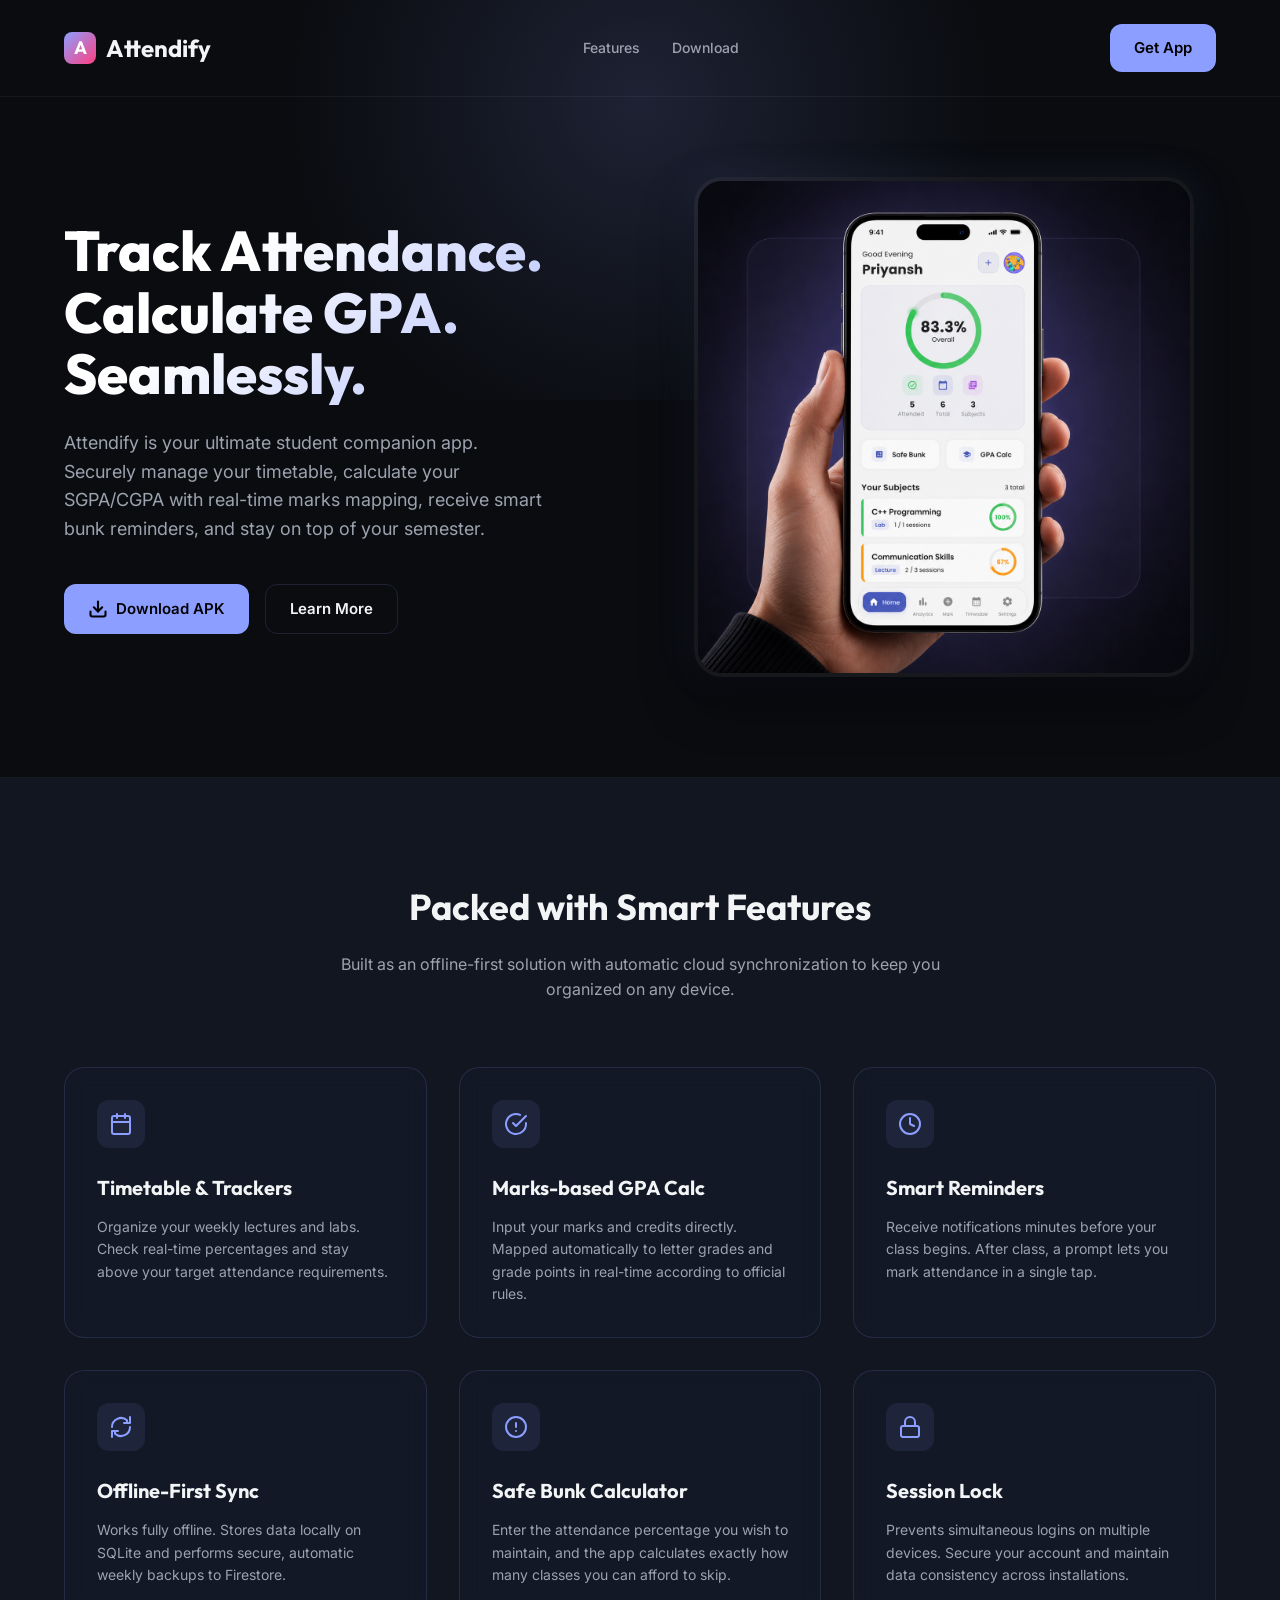
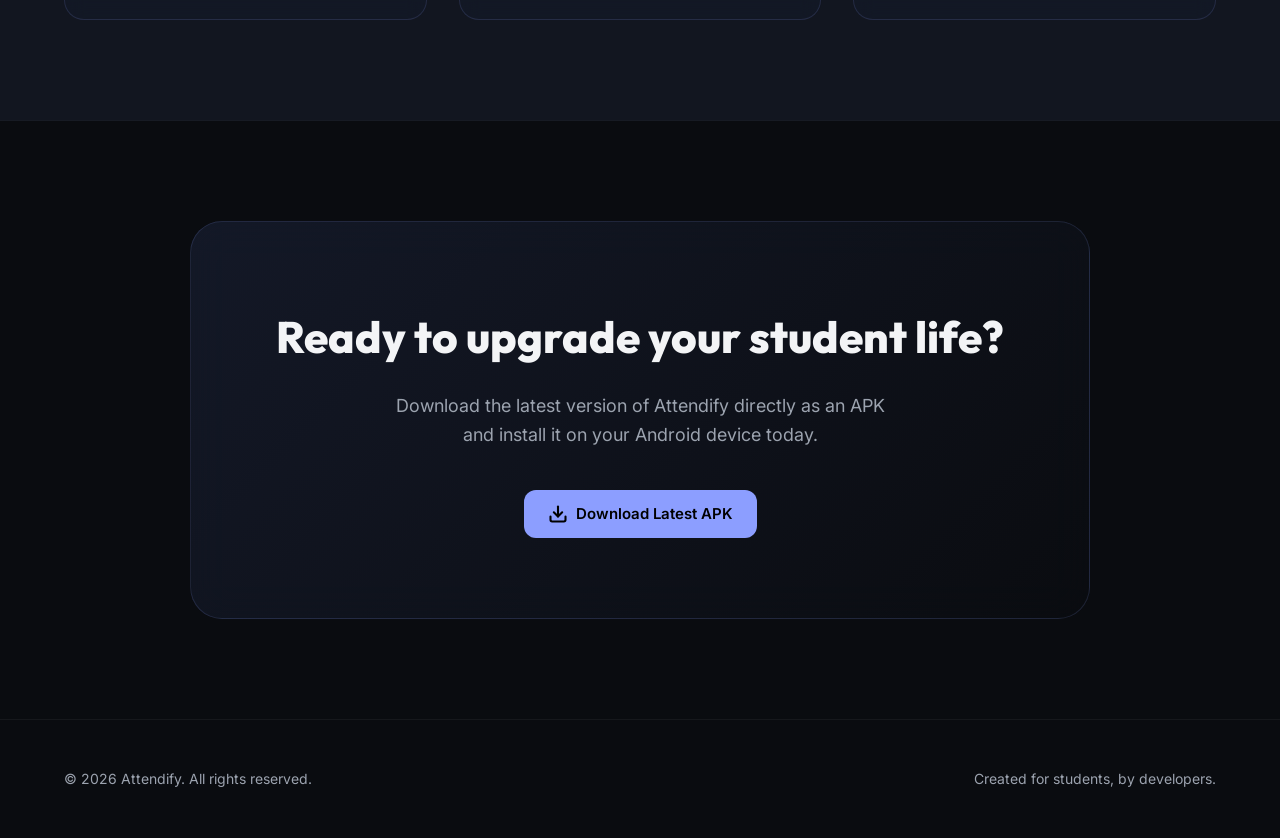
<file: docs/index.html>
<!DOCTYPE html>
<html lang="en">
<head>
  <meta charset="UTF-8">
  <meta name="viewport" content="width=device-width, initial-scale=1.0">
  <meta name="description" content="Attendify - An offline-first, feature-rich Attendance & GPA Tracker application for students. Auto reminders, GPA calculator, and safe bunk tracking.">
  <title>Attendify - Smart Attendance & GPA Tracker</title>
  <!-- Google Fonts -->
  <link rel="preconnect" href="https://fonts.googleapis.com">
  <link rel="preconnect" href="https://fonts.gstatic.com" crossorigin>
  <link href="https://fonts.googleapis.com/css2?family=Inter:wght@400;500;600;700&family=Outfit:wght@700;800&display=swap" rel="stylesheet">
  <!-- Stylesheet -->
  <link rel="stylesheet" href="style.css">
</head>
<body>

  <div class="background-glow"></div>

  <!-- Header -->
  <header>
    <div class="container nav-container">
      <a href="#" class="logo">
        <div class="logo-icon">A</div>
        <span>Attendify</span>
      </a>
      <nav class="nav-links">
        <a href="#features" class="nav-link">Features</a>
        <a href="#download" class="nav-link">Download</a>
      </nav>
      <a href="#download" class="btn">Get App</a>
    </div>
  </header>

  <!-- Hero Section -->
  <section class="hero">
    <div class="container hero-grid">
      <div class="hero-content">
        <h1>Track Attendance. Calculate GPA. Seamlessly.</h1>
        <p>Attendify is your ultimate student companion app. Securely manage your timetable, calculate your SGPA/CGPA with real-time marks mapping, receive smart bunk reminders, and stay on top of your semester.</p>
        <div class="hero-ctas">
          <a href="#download" class="btn">
            <svg width="20" height="20" viewBox="0 0 24 24" fill="none" stroke="currentColor" stroke-width="2.5" stroke-linecap="round" stroke-linejoin="round"><path d="M21 15v4a2 2 0 0 1-2 2H5a2 2 0 0 1-2-2v-4"></path><polyline points="7 10 12 15 17 10"></polyline><line x1="12" y1="15" x2="12" y2="3"></line></svg>
            Download APK
          </a>
          <a href="#features" class="btn btn-secondary">Learn More</a>
        </div>
      </div>
      <div class="hero-image-wrapper">
        <img src="assets/mockup.png" alt="Attendify App Interface Mockup" class="hero-image">
      </div>
    </div>
  </section>

  <!-- Features Section -->
  <section id="features" class="features">
    <div class="container">
      <div class="section-header">
        <h2>Packed with Smart Features</h2>
        <p>Built as an offline-first solution with automatic cloud synchronization to keep you organized on any device.</p>
      </div>

      <div class="features-grid">
        <!-- Feature 1 -->
        <div class="feature-card">
          <div class="feature-icon">
            <svg width="24" height="24" viewBox="0 0 24 24" fill="none" stroke="currentColor" stroke-width="2" stroke-linecap="round" stroke-linejoin="round"><rect x="3" y="4" width="18" height="18" rx="2" ry="2"></rect><line x1="16" y1="2" x2="16" y2="6"></line><line x1="8" y1="2" x2="8" y2="6"></line><line x1="3" y1="10" x2="21" y2="10"></line></svg>
          </div>
          <h3>Timetable & Trackers</h3>
          <p>Organize your weekly lectures and labs. Check real-time percentages and stay above your target attendance requirements.</p>
        </div>

        <!-- Feature 2 -->
        <div class="feature-card">
          <div class="feature-icon">
            <svg width="24" height="24" viewBox="0 0 24 24" fill="none" stroke="currentColor" stroke-width="2" stroke-linecap="round" stroke-linejoin="round"><path d="M22 11.08V12a10 10 0 1 1-5.93-9.14"></path><polyline points="22 4 12 14.01 9 11.01"></polyline></svg>
          </div>
          <h3>Marks-based GPA Calc</h3>
          <p>Input your marks and credits directly. Mapped automatically to letter grades and grade points in real-time according to official rules.</p>
        </div>

        <!-- Feature 3 -->
        <div class="feature-card">
          <div class="feature-icon">
            <svg width="24" height="24" viewBox="0 0 24 24" fill="none" stroke="currentColor" stroke-width="2" stroke-linecap="round" stroke-linejoin="round"><path d="M12 22c5.523 0 10-4.477 10-10S17.523 2 12 2 2 6.477 2 12s4.477 10 10 10z"></path><path d="M12 6v6l4 2"></path></svg>
          </div>
          <h3>Smart Reminders</h3>
          <p>Receive notifications minutes before your class begins. After class, a prompt lets you mark attendance in a single tap.</p>
        </div>

        <!-- Feature 4 -->
        <div class="feature-card">
          <div class="feature-icon">
            <svg width="24" height="24" viewBox="0 0 24 24" fill="none" stroke="currentColor" stroke-width="2" stroke-linecap="round" stroke-linejoin="round"><path d="M21 2v6h-6M3 12a9 9 0 0 1 15-6.7L18 8"></path><path d="M3 22v-6h6M21 12a9 9 0 0 1-15 6.7L6 16"></path></svg>
          </div>
          <h3>Offline-First Sync</h3>
          <p>Works fully offline. Stores data locally on SQLite and performs secure, automatic weekly backups to Firestore.</p>
        </div>

        <!-- Feature 5 -->
        <div class="feature-card">
          <div class="feature-icon">
            <svg width="24" height="24" viewBox="0 0 24 24" fill="none" stroke="currentColor" stroke-width="2" stroke-linecap="round" stroke-linejoin="round"><circle cx="12" cy="12" r="10"></circle><line x1="12" y1="8" x2="12" y2="12"></line><line x1="12" y1="16" x2="12.01" y2="16"></line></svg>
          </div>
          <h3>Safe Bunk Calculator</h3>
          <p>Enter the attendance percentage you wish to maintain, and the app calculates exactly how many classes you can afford to skip.</p>
        </div>

        <!-- Feature 6 -->
        <div class="feature-card">
          <div class="feature-icon">
            <svg width="24" height="24" viewBox="0 0 24 24" fill="none" stroke="currentColor" stroke-width="2" stroke-linecap="round" stroke-linejoin="round"><rect x="3" y="11" width="18" height="11" rx="2" ry="2"></rect><path d="M7 11V7a5 5 0 0 1 10 0v4"></path></svg>
          </div>
          <h3>Session Lock</h3>
          <p>Prevents simultaneous logins on multiple devices. Secure your account and maintain data consistency across installations.</p>
        </div>
      </div>
    </div>
  </section>

  <!-- Download Section -->
  <section id="download" class="cta-banner">
    <div class="container">
      <div class="cta-banner-content">
        <h2>Ready to upgrade your student life?</h2>
        <p>Download the latest version of Attendify directly as an APK and install it on your Android device today.</p>
        <!-- User can replace the href below with their actual GitHub Release asset URL -->
        <a href="https://github.com/itspriyanshhh/Attendance_Tracker_App/releases/latest/download/app-release.apk" class="btn">
          <svg width="20" height="20" viewBox="0 0 24 24" fill="none" stroke="currentColor" stroke-width="2.5" stroke-linecap="round" stroke-linejoin="round"><path d="M21 15v4a2 2 0 0 1-2 2H5a2 2 0 0 1-2-2v-4"></path><polyline points="7 10 12 15 17 10"></polyline><line x1="12" y1="15" x2="12" y2="3"></line></svg>
          Download Latest APK
        </a>
      </div>
    </div>
  </section>

  <!-- Footer -->
  <footer>
    <div class="container footer-content">
      <p>&copy; 2026 Attendify. All rights reserved.</p>
      <p>Created for students, by developers.</p>
    </div>
  </footer>

</body>
</html>
</file>
<file: docs/style.css>
:root {
  --bg-primary: #0a0c10;
  --bg-secondary: #121620;
  --bg-card: rgba(22, 28, 45, 0.4);
  --border-card: rgba(140, 158, 255, 0.15);
  --border-hover: rgba(140, 158, 255, 0.4);
  --primary: #8c9eff;
  --primary-hover: #7a8cfa;
  --text-main: #f3f4f6;
  --text-muted: #9ca3af;
  --glow-color: rgba(140, 158, 255, 0.15);
}

* {
  box-sizing: border-box;
  margin: 0;
  padding: 0;
}

body {
  font-family: 'Inter', -apple-system, BlinkMacSystemFont, "Segoe UI", Roboto, sans-serif;
  background-color: var(--bg-primary);
  color: var(--text-main);
  line-height: 1.6;
  overflow-x: hidden;
}

/* Background Glow */
.background-glow {
  position: absolute;
  top: -200px;
  left: 50%;
  transform: translateX(-50%);
  width: 800px;
  height: 600px;
  background: radial-gradient(circle, var(--glow-color) 0%, transparent 70%);
  z-index: -1;
  pointer-events: none;
}

.container {
  max-width: 1200px;
  margin: 0 auto;
  padding: 0 24px;
}

/* Header & Nav */
header {
  padding: 24px 0;
  border-bottom: 1px solid rgba(255, 255, 255, 0.05);
}

.nav-container {
  display: flex;
  justify-content: space-between;
  align-items: center;
}

.logo {
  display: flex;
  align-items: center;
  gap: 10px;
  font-family: 'Outfit', sans-serif;
  font-weight: 700;
  font-size: 24px;
  color: var(--text-main);
  text-decoration: none;
}

.logo-icon {
  background: linear-gradient(135deg, var(--primary) 0%, #ff4081 100%);
  width: 32px;
  height: 32px;
  border-radius: 8px;
  display: flex;
  align-items: center;
  justify-content: center;
  font-size: 18px;
  font-weight: bold;
  color: white;
}

.nav-links {
  display: flex;
  gap: 32px;
}

.nav-link {
  color: var(--text-muted);
  text-decoration: none;
  font-size: 14px;
  font-weight: 500;
  transition: color 0.3s;
}

.nav-link:hover {
  color: var(--primary);
}

.btn {
  display: inline-flex;
  align-items: center;
  gap: 8px;
  background-color: var(--primary);
  color: #000;
  padding: 12px 24px;
  border-radius: 12px;
  font-weight: 600;
  font-size: 15px;
  text-decoration: none;
  transition: background-color 0.3s, transform 0.2s, box-shadow 0.3s;
  border: none;
  cursor: pointer;
}

.btn:hover {
  background-color: var(--primary-hover);
  transform: translateY(-2px);
  box-shadow: 0 8px 24px rgba(140, 158, 255, 0.3);
}

.btn-secondary {
  background-color: transparent;
  color: var(--text-main);
  border: 1px solid var(--border-card);
}

.btn-secondary:hover {
  background-color: rgba(255, 255, 255, 0.05);
  border-color: var(--border-hover);
  box-shadow: none;
}

/* Hero Section */
.hero {
  padding: 80px 0 100px 0;
  position: relative;
}

.hero-grid {
  display: grid;
  grid-template-columns: 1fr 1fr;
  align-items: center;
  gap: 64px;
}

.hero-content h1 {
  font-family: 'Outfit', sans-serif;
  font-size: 56px;
  line-height: 1.1;
  font-weight: 800;
  margin-bottom: 24px;
  background: linear-gradient(135deg, #ffffff 30%, #a5b4fc 100%);
  -webkit-background-clip: text;
  -webkit-text-fill-color: transparent;
}

.hero-content p {
  color: var(--text-muted);
  font-size: 18px;
  margin-bottom: 40px;
  max-width: 480px;
}

.hero-ctas {
  display: flex;
  gap: 16px;
}

.hero-image-wrapper {
  position: relative;
  display: flex;
  justify-content: center;
}

.hero-image {
  max-width: 100%;
  height: auto;
  max-height: 500px;
  border-radius: 28px;
  box-shadow: 0 24px 48px rgba(0, 0, 0, 0.5), 
              0 0 40px rgba(140, 158, 255, 0.1);
  border: 4px solid rgba(255, 255, 255, 0.05);
  animation: float 6s ease-in-out infinite;
}

@keyframes float {
  0% { transform: translateY(0px); }
  50% { transform: translateY(-10px); }
  100% { transform: translateY(0px); }
}

/* Features Section */
.features {
  padding: 100px 0;
  background-color: var(--bg-secondary);
  border-top: 1px solid rgba(255, 255, 255, 0.02);
  border-bottom: 1px solid rgba(255, 255, 255, 0.02);
}

.section-header {
  text-align: center;
  margin-bottom: 64px;
}

.section-header h2 {
  font-family: 'Outfit', sans-serif;
  font-size: 36px;
  font-weight: 700;
  margin-bottom: 16px;
}

.section-header p {
  color: var(--text-muted);
  font-size: 16px;
  max-width: 600px;
  margin: 0 auto;
}

.features-grid {
  display: grid;
  grid-template-columns: repeat(auto-fit, minmax(320px, 1fr));
  gap: 32px;
}

.feature-card {
  background-color: var(--bg-card);
  border: 1px solid var(--border-card);
  border-radius: 20px;
  padding: 32px;
  transition: transform 0.3s, border-color 0.3s, box-shadow 0.3s;
  backdrop-filter: blur(10px);
}

.feature-card:hover {
  transform: translateY(-5px);
  border-color: var(--border-hover);
  box-shadow: 0 12px 30px rgba(140, 158, 255, 0.08);
}

.feature-icon {
  width: 48px;
  height: 48px;
  background-color: rgba(140, 158, 255, 0.1);
  border-radius: 12px;
  display: flex;
  align-items: center;
  justify-content: center;
  color: var(--primary);
  font-size: 24px;
  margin-bottom: 24px;
}

.feature-card h3 {
  font-family: 'Outfit', sans-serif;
  font-size: 20px;
  margin-bottom: 12px;
}

.feature-card p {
  color: var(--text-muted);
  font-size: 14px;
}

/* Call to Action Section */
.cta-banner {
  padding: 100px 0;
  text-align: center;
  position: relative;
}

.cta-banner-content {
  background: linear-gradient(135deg, rgba(22, 28, 45, 0.8) 0%, rgba(10, 12, 16, 0.8) 100%);
  border: 1px solid var(--border-card);
  border-radius: 32px;
  padding: 80px 40px;
  max-width: 900px;
  margin: 0 auto;
  backdrop-filter: blur(20px);
}

.cta-banner h2 {
  font-family: 'Outfit', sans-serif;
  font-size: 44px;
  font-weight: 800;
  margin-bottom: 20px;
}

.cta-banner p {
  color: var(--text-muted);
  font-size: 18px;
  margin-bottom: 40px;
  max-width: 500px;
  margin-left: auto;
  margin-right: auto;
}

/* Footer */
footer {
  padding: 48px 0;
  border-top: 1px solid rgba(255, 255, 255, 0.05);
  color: var(--text-muted);
  font-size: 14px;
}

.footer-content {
  display: flex;
  justify-content: space-between;
  align-items: center;
}

/* Responsive */
@media (max-width: 768px) {
  .nav-links {
    display: none;
  }

  .hero-grid {
    grid-template-columns: 1fr;
    gap: 48px;
    text-align: center;
  }
  
  .hero-content h1 {
    font-size: 40px;
  }
  
  .hero-content p {
    margin-left: auto;
    margin-right: auto;
  }
  
  .hero-ctas {
    justify-content: center;
  }
  
  .footer-content {
    flex-direction: column;
    gap: 24px;
    text-align: center;
  }
}
</file>
